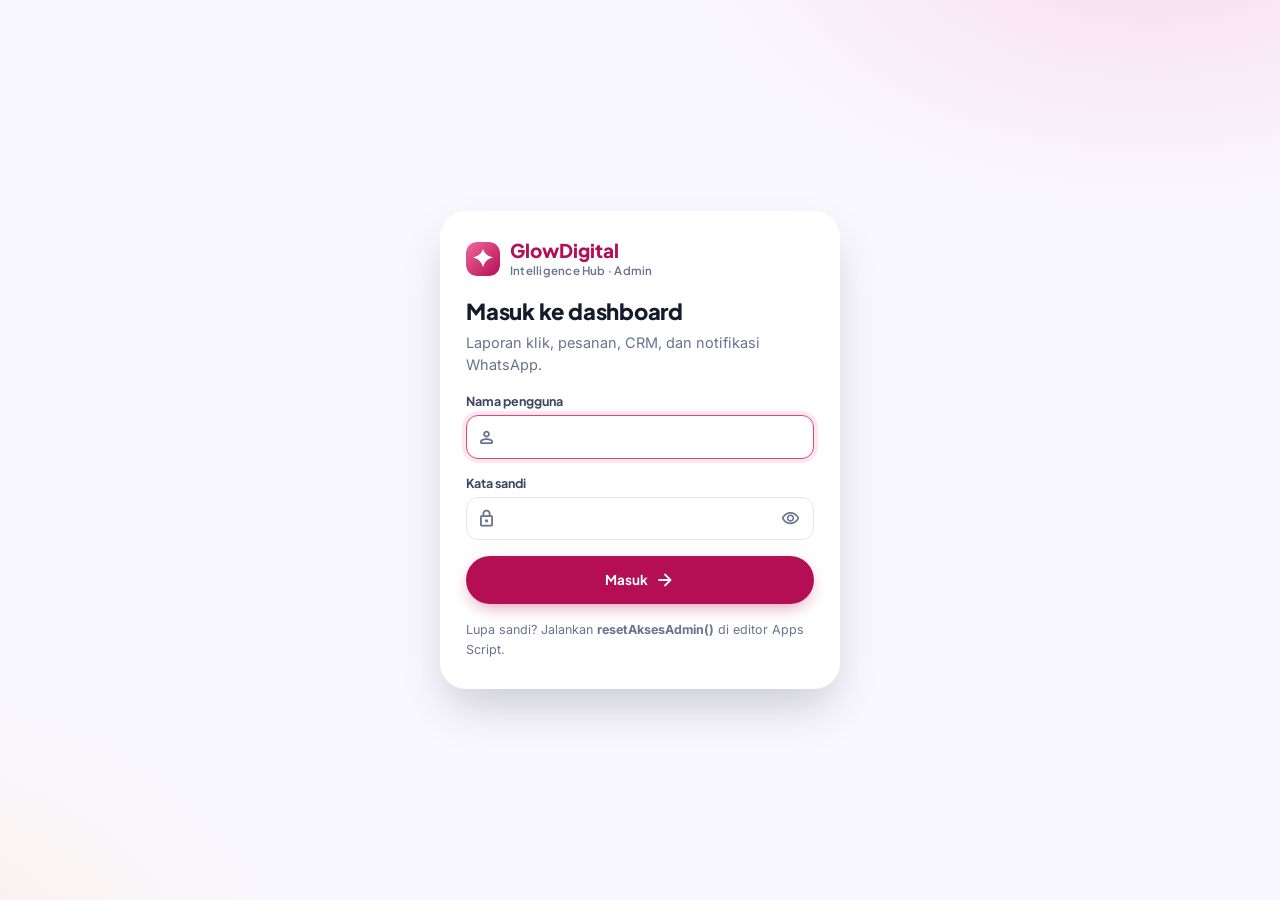
<file: admin.html>
<!doctype html>
<html lang="id">
<head>
  <meta charset="utf-8">
  <meta name="viewport" content="width=device-width, initial-scale=1, viewport-fit=cover">
  <meta name="robots" content="noindex, nofollow">
  <title>Intelligence Hub — Dashboard Admin</title>
  <meta name="theme-color" content="#b40f55">
  <link rel="icon" href="assets/favicon.svg" type="image/svg+xml">
  <link rel="preconnect" href="https://fonts.googleapis.com">
  <link rel="preconnect" href="https://fonts.gstatic.com" crossorigin>
  <link rel="preconnect" href="https://script.google.com">
  <link rel="preconnect" href="https://script.googleusercontent.com" crossorigin>
  <link rel="stylesheet" href="https://fonts.googleapis.com/css2?family=Plus+Jakarta+Sans:wght@600;700;800&family=Inter:wght@400;500;600&display=swap">
  <link rel="stylesheet" href="https://fonts.googleapis.com/css2?family=Material+Symbols+Rounded:opsz,wght,FILL,GRAD@24,500,0..1,0&display=block">
  <link rel="stylesheet" href="css/admin.css?v=1.0.0">
</head>
<body>
  <!-- LOGIN -->
  <section class="login" id="vLogin" hidden>
    <form class="login-card" id="fLogin" novalidate>
      <div class="brand"><svg viewBox="0 0 64 64" aria-hidden="true"><defs><linearGradient id="lg1" x1="0" y1="0" x2="1" y2="1"><stop offset="0" stop-color="#f0679a"/><stop offset="1" stop-color="#b40f55"/></linearGradient></defs><rect width="64" height="64" rx="18" fill="url(#lg1)"/><path d="M32 13c3 9 9 14 19 16-10 2-16 8-19 18-3-10-9-16-19-18 10-2 16-7 19-16z" fill="#fff"/></svg><div><span data-brand>GlowDigital</span><small>Intelligence Hub · Admin</small></div></div>
      <div><h1 style="font-size:22px;font-weight:800">Masuk ke dashboard</h1><p class="muted" style="margin:4px 0 0">Laporan klik, pesanan, CRM, dan notifikasi WhatsApp.</p></div>
      <div class="banner warn" id="loginPesan" hidden role="alert"><span class="ik"><span class="ms">info</span></span><div><b id="loginPesanT"></b></div></div>
      <div class="fld"><label for="lUser">Nama pengguna</label><div class="inp-ikon"><span class="ms">person</span><input class="inp" id="lUser" autocomplete="username" required autocapitalize="none" spellcheck="false"></div></div>
      <div class="fld"><label for="lPass">Kata sandi</label><div class="inp-ikon"><span class="ms">lock</span><input class="inp" id="lPass" type="password" autocomplete="current-password" required style="padding-right:44px"><button type="button" id="lLihat" aria-label="Tampilkan sandi" style="position:absolute;right:8px;top:50%;transform:translateY(-50%);width:32px;height:32px;display:grid;place-items:center;color:var(--muted)"><span class="ms" style="position:static;transform:none">visibility</span></button></div></div>
      <button class="btn btn-p" type="submit" id="lBtn" style="min-height:48px"><span>Masuk</span><span class="ms">arrow_forward</span></button>
      <p class="muted" style="margin:0;font-size:12.5px" id="loginInfo">Lupa sandi? Jalankan <b>resetAksesAdmin()</b> di editor Apps Script.</p>
    </form>
  </section>

  <!-- APLIKASI -->
  <div class="app" id="vApp" hidden>
    <aside class="side" id="side" aria-label="Navigasi admin">
      <div class="brand"><svg viewBox="0 0 64 64" aria-hidden="true"><defs><linearGradient id="lg2" x1="0" y1="0" x2="1" y2="1"><stop offset="0" stop-color="#f0679a"/><stop offset="1" stop-color="#b40f55"/></linearGradient></defs><rect width="64" height="64" rx="18" fill="url(#lg2)"/><path d="M32 13c3 9 9 14 19 16-10 2-16 8-19 18-3-10-9-16-19-18 10-2 16-7 19-16z" fill="#fff"/></svg><div><span data-brand>GlowDigital</span><small>Intelligence Hub</small></div></div>
      <nav id="nav">
        <span class="lbl">Analitik</span>
        <a href="#laporan" data-p="laporan"><span class="ms">insights</span>Laporan Klik</a>
        <a href="#kampanye" data-p="kampanye"><span class="ms">campaign</span>Link Kampanye</a>
        <a href="#pesanan" data-p="pesanan"><span class="ms">shopping_cart</span>Pesanan<span class="badge" id="bBaru" hidden></span></a>
        <span class="lbl">Pelanggan</span>
        <a href="#crm" data-p="crm"><span class="ms">group</span>CRM Kontak</a>
        <a href="#wa" data-p="wa"><span class="ms">forum</span>WhatsApp & Notifikasi</a>
        <span class="lbl">Sistem</span>
        <a href="#konten" data-p="konten"><span class="ms">edit_note</span>Konten & Cache</a>
        <a href="#migrasi" data-p="migrasi"><span class="ms">sync_alt</span>Import & Migrasi</a>
        <a href="#pengaturan" data-p="pengaturan"><span class="ms">settings</span>Pengaturan & Keamanan</a>
      </nav>
      <div class="side-foot"><a href="./" target="_blank" rel="noopener"><span class="ms">storefront</span>Lihat Landing Page</a></div>
    </aside>
    <div class="scrim" id="scrim"></div>
    <div class="main">
      <header class="top">
        <button class="ham" id="ham" aria-label="Buka menu" aria-controls="side" aria-expanded="false"><span class="ms">menu</span></button>
        <h1 id="judul">Laporan Klik</h1>
        <span class="sp"></span>
        <button class="btn btn-n btn-s" id="btnSegar" title="Ambil data terbaru dari Google Sheets"><span class="ms">refresh</span><span class="sr">Segarkan</span></button>
        <div class="akun">
          <button id="akunBtn" aria-haspopup="true" aria-expanded="false"><span id="akunNama">admin</span><span class="av"><span class="ms">person</span></span></button>
          <div class="menu" id="akunMenu" hidden>
            <a href="#pengaturan"><span class="ms">key</span>Ganti sandi</a>
            <button type="button" id="btnLogout"><span class="ms">logout</span>Keluar</button>
          </div>
        </div>
      </header>
      <main class="page" id="page" tabindex="-1"></main>
    </div>
  </div>

  <div class="toast" id="toast" role="status" aria-live="polite"></div>
  <div id="lapisan"></div>

  <script src="js/config.js?v=1.0.0"></script>
  <script src="js/api.js?v=1.0.0"></script>
  <script src="js/admin.js?v=1.0.0" defer></script>
</body>
</html>
</file>
<file: css/admin.css>
/* ==========================================================================
   GlowDigital — Dashboard Admin (Intelligence Hub)
   ========================================================================== */
:root {
  color-scheme: light;
  --pk: #b40f55; --pk2: #d6316d; --pk3: #E8407A; --pk-soft: #FDE8EF; --sec: #f2dde4;
  --ink: #151b2a; --ink2: #2a3040; --muted: #68738D; --line: #eceef6; --line-pk: #F7D6E3;
  --bg: #faf8ff; --side: #f2f3ff; --card: #fff; --hover: #f5f6fd;
  --ok: #0E9F6E; --ok-bg: #E7F8F1; --warn: #B45309; --warn-bg: #FFF4E6; --err: #ba1a1a; --err-bg: #ffdad6; --info: #3754c9; --info-bg: #e9edff;
  --amber: #D97706;
  --sh1: 0 1px 2px rgba(30, 36, 51, .04), 0 2px 10px rgba(30, 36, 51, .04);
  --sh2: 0 12px 28px -6px rgba(30, 36, 51, .14);
  --sh3: 0 24px 48px -8px rgba(30, 36, 51, .22);
  --fh: 'Plus Jakarta Sans', system-ui, -apple-system, 'Segoe UI', sans-serif;
  --fb: 'Inter', system-ui, -apple-system, 'Segoe UI', sans-serif;
  --side-w: 256px; --top: 68px; --r: 18px;
}
*, *::before, *::after { box-sizing: border-box; }
html { -webkit-text-size-adjust: 100%; }
body { margin: 0; font: 400 14.5px/1.55 var(--fb); color: var(--ink); background: var(--bg); -webkit-font-smoothing: antialiased; }
a { color: inherit; text-decoration: none; }
button, input, select, textarea { font: inherit; color: inherit; }
button { cursor: pointer; background: none; border: 0; padding: 0; }
h1, h2, h3, h4 { font-family: var(--fh); margin: 0; letter-spacing: -.01em; }
:focus-visible { outline: 3px solid rgba(232, 64, 122, .55); outline-offset: 2px; border-radius: 8px; }
.ms { font-family: 'Material Symbols Rounded'; font-weight: normal; font-style: normal; font-size: 20px; line-height: 1; display: inline-block; white-space: nowrap; -webkit-font-feature-settings: 'liga'; font-feature-settings: 'liga'; font-variation-settings: 'FILL' 0, 'wght' 500, 'GRAD' 0, 'opsz' 24; flex-shrink: 0; user-select: none; }
.ms.fill { font-variation-settings: 'FILL' 1, 'wght' 500, 'GRAD' 0, 'opsz' 24; }
.sr { position: absolute !important; width: 1px; height: 1px; overflow: hidden; clip: rect(0 0 0 0); }
.muted { color: var(--muted); }
.mono { font-family: ui-monospace, SFMono-Regular, Menlo, Consolas, monospace; font-size: 13px; }
.num { font-variant-numeric: tabular-nums; }
[hidden] { display: none !important; }

/* ---------- login ---------- */
.login { min-height: 100dvh; display: grid; place-items: center; padding: 20px; background: radial-gradient(800px 500px at 90% -10%, rgba(232, 64, 122, .16), transparent 60%), radial-gradient(700px 500px at -10% 110%, rgba(255, 185, 85, .16), transparent 60%), var(--bg); }
.login-card { width: 100%; max-width: 400px; background: #fff; border-radius: 26px; padding: 30px 26px; box-shadow: var(--sh3); display: grid; gap: 16px; }
.brand { display: flex; align-items: center; gap: 10px; font: 800 19px/1 var(--fh); color: var(--pk); }
.brand svg { width: 34px; height: 34px; border-radius: 11px; }
.brand small { display: block; font: 600 11.5px var(--fh); color: var(--muted); letter-spacing: .02em; margin-top: 3px; }

/* ---------- kerangka app ---------- */
.app { min-height: 100dvh; }
.side { position: fixed; inset: 0 auto 0 0; width: var(--side-w); background: var(--side); display: flex; flex-direction: column; padding: 18px 12px; z-index: 50; transform: translateX(-100%); transition: transform .3s cubic-bezier(.2, .8, .2, 1); box-shadow: 0 1px 8px rgba(0, 0, 0, .04); }
.side.buka { transform: none; box-shadow: var(--sh3); }
.side .brand { padding: 2px 10px 18px; }
.side nav { display: grid; gap: 2px; flex: 1; overflow-y: auto; align-content: start; }
.side nav a { display: flex; align-items: center; gap: 12px; padding: 10px 12px; border-radius: 12px; font: 600 14px var(--fh); color: #594045; transition: background .2s, color .2s; position: relative; }
.side nav a:hover { background: #e2e8fc; color: var(--ink); }
.side nav a.aktif { background: var(--pk2); color: #fff; box-shadow: 0 6px 16px -6px rgba(214, 49, 109, .6); }
.side nav .lbl { padding: 14px 12px 6px; font: 800 10.5px var(--fh); letter-spacing: .12em; text-transform: uppercase; color: #9aa1b8; }
.side nav .badge { margin-left: auto; min-width: 20px; padding: 2px 6px; border-radius: 99px; background: var(--pk3); color: #fff; font: 800 10.5px var(--fh); text-align: center; }
.side nav a.aktif .badge { background: #fff; color: var(--pk); }
.side-foot { padding-top: 12px; display: grid; gap: 8px; }
.side-foot a { display: flex; align-items: center; justify-content: center; gap: 8px; padding: 10px; border-radius: 99px; background: var(--sec); font: 700 13.5px var(--fh); color: #23181d; }
.side-foot a:hover { background: #e8ccd6; }
.scrim { position: fixed; inset: 0; background: rgba(21, 27, 42, .4); z-index: 45; opacity: 0; pointer-events: none; transition: opacity .3s; }
.scrim.on { opacity: 1; pointer-events: auto; }
.main { min-width: 0; }
.top { position: sticky; top: 0; z-index: 40; height: var(--top); display: flex; align-items: center; gap: 12px; padding: 0 16px; background: rgba(250, 248, 255, .86); -webkit-backdrop-filter: blur(14px); backdrop-filter: blur(14px); box-shadow: 0 1px 8px rgba(0, 0, 0, .04); }
.top h1 { font-size: 17px; font-weight: 800; white-space: nowrap; overflow: hidden; text-overflow: ellipsis; }
.top .sp { flex: 1; }
.ham { width: 40px; height: 40px; border-radius: 12px; display: grid; place-items: center; background: #fff; box-shadow: var(--sh1); }
.akun { position: relative; }
.akun > button { display: flex; align-items: center; gap: 8px; padding: 4px 4px 4px 12px; border-radius: 99px; background: #fff; box-shadow: var(--sh1); font: 700 13px var(--fh); }
.akun .av { width: 32px; height: 32px; border-radius: 50%; background: var(--pk); color: #fff; display: grid; place-items: center; }
.menu { position: absolute; right: 0; top: calc(100% + 8px); min-width: 220px; background: #fff; border-radius: 16px; box-shadow: var(--sh3); padding: 6px; display: grid; z-index: 60; }
.menu button, .menu a { display: flex; align-items: center; gap: 10px; padding: 10px 12px; border-radius: 10px; font: 600 13.5px var(--fh); text-align: left; }
.menu button:hover, .menu a:hover { background: var(--hover); }
.page { padding: 18px 16px 60px; max-width: 1320px; margin: 0 auto; display: grid; gap: 18px; }
@media (min-width: 1024px) {
  .side { transform: none; }
  .main { margin-left: var(--side-w); }
  .ham { display: none; }
  .top { padding: 0 28px; }
  .page { padding: 24px 28px 70px; gap: 22px; }
  .scrim { display: none; }
}

/* ---------- komponen dasar ---------- */
.card { background: var(--card); border-radius: var(--r); box-shadow: var(--sh1); padding: 20px; min-width: 0; }
.card-h { display: flex; flex-wrap: wrap; align-items: flex-start; justify-content: space-between; gap: 12px; margin-bottom: 16px; }
.card-h h2 { font-size: 17px; font-weight: 800; }
.card-h p { margin: 2px 0 0; color: var(--muted); font-size: 13px; }
.eyebrow { font: 800 11px var(--fh); letter-spacing: .1em; text-transform: uppercase; color: var(--pk); }
.hero-card { display: flex; flex-wrap: wrap; align-items: center; justify-content: space-between; gap: 14px; }
.hero-card h2 { font-size: clamp(20px, 3vw, 24px); font-weight: 800; letter-spacing: -.02em; }
.grid { display: grid; gap: 18px; }
.g2 { grid-template-columns: 1fr; } .g3 { grid-template-columns: 1fr; } .g4 { grid-template-columns: 1fr; }
@media (min-width: 480px) { .g4 { grid-template-columns: 1fr 1fr; } }
@media (min-width: 720px) { .g2 { grid-template-columns: 1fr 1fr; } .g3 { grid-template-columns: repeat(3, 1fr); } }
@media (min-width: 1100px) { .g4 { grid-template-columns: repeat(4, 1fr); } .g-7-5 { grid-template-columns: 7fr 5fr; } .g-5-7 { grid-template-columns: 5fr 7fr; } }
.row { display: flex; flex-wrap: wrap; align-items: center; gap: 10px; }
.row.sb { justify-content: space-between; }
.stack { display: grid; gap: 12px; }

.btn { display: inline-flex; align-items: center; justify-content: center; gap: 7px; min-height: 40px; padding: 8px 16px; border-radius: 99px; font: 700 13.5px/1.2 var(--fh); white-space: nowrap; transition: transform .15s, background .2s, box-shadow .2s, opacity .2s; }
.btn:active { transform: scale(.97); }
.btn-p { background: var(--pk); color: #fff; box-shadow: 0 6px 18px -6px rgba(180, 15, 85, .55); }
.btn-p:hover { background: var(--pk2); }
.btn-g { background: #fff; color: var(--pk); box-shadow: inset 0 0 0 1.5px var(--line-pk); }
.btn-g:hover { background: var(--pk-soft); }
.btn-n { background: #fff; color: var(--ink); box-shadow: inset 0 0 0 1.5px var(--line); }
.btn-n:hover { background: var(--hover); }
.btn-ok { background: var(--ok); color: #fff; }
.btn-err { background: #fff; color: var(--err); box-shadow: inset 0 0 0 1.5px #f3c1bb; }
.btn-err:hover { background: var(--err-bg); }
.btn-s { min-height: 32px; padding: 5px 12px; font-size: 12.5px; }
.btn-i { width: 36px; min-height: 36px; padding: 0; }
.btn[disabled] { opacity: .55; pointer-events: none; }
.spin { width: 16px; height: 16px; border: 2.5px solid currentColor; border-right-color: transparent; border-radius: 50%; animation: putar .7s linear infinite; display: inline-block; }
@keyframes putar { to { transform: rotate(360deg); } }
.putar { animation: putar .8s linear infinite; }

.chip { display: inline-flex; align-items: center; gap: 5px; padding: 3px 10px; border-radius: 99px; font: 700 11.5px/1.5 var(--fh); white-space: nowrap; background: #f0f2f8; color: #4b5470; }
.chip i { width: 6px; height: 6px; border-radius: 50%; background: currentColor; }
.c-ok { background: var(--ok-bg); color: var(--ok); } .c-warn { background: var(--warn-bg); color: var(--warn); } .c-err { background: var(--err-bg); color: var(--err); }
.c-pk { background: var(--pk-soft); color: var(--pk); } .c-info { background: var(--info-bg); color: var(--info); } .c-mut { background: #eef0f5; color: var(--muted); }

.seg { display: inline-flex; padding: 4px; border-radius: 99px; background: var(--side); gap: 2px; flex-wrap: wrap; }
.seg button { padding: 7px 14px; border-radius: 99px; font: 700 13px var(--fh); color: var(--muted); transition: background .2s, color .2s, box-shadow .2s; }
.seg button[aria-pressed="true"] { background: #fff; color: var(--pk); box-shadow: var(--sh1); }
.tabs { display: flex; gap: 4px; border-bottom: 1px solid var(--line); overflow-x: auto; scrollbar-width: none; }
.tabs button { padding: 12px 14px; font: 700 14px var(--fh); color: var(--muted); border-bottom: 3px solid transparent; white-space: nowrap; display: inline-flex; gap: 8px; align-items: center; }
.tabs button[aria-selected="true"] { color: var(--pk); border-bottom-color: var(--pk); }

.fld { display: grid; gap: 6px; }
.fld > label, .lbl-f { font: 700 12.5px var(--fh); color: #3c4560; }
.fld small, .hint { font-size: 12px; color: var(--muted); }
.inp, .sel, .ta { width: 100%; padding: 10px 12px; border-radius: 12px; border: 1.5px solid #e3e6f0; background: #fff; font-size: 14px; transition: border-color .2s, box-shadow .2s; }
.inp:focus, .sel:focus, .ta:focus { outline: none; border-color: var(--pk3); box-shadow: 0 0 0 4px rgba(232, 64, 122, .12); }
.ta { min-height: 120px; resize: vertical; line-height: 1.5; }
.inp-ikon { position: relative; }
.inp-ikon .ms { position: absolute; left: 11px; top: 50%; transform: translateY(-50%); color: var(--muted); font-size: 19px; }
.inp-ikon .inp { padding-left: 38px; }
.sw { position: relative; display: inline-flex; align-items: center; gap: 10px; cursor: pointer; font: 600 13.5px var(--fh); }
.sw input { position: absolute; opacity: 0; width: 1px; height: 1px; }
.sw .tr { width: 44px; height: 26px; border-radius: 99px; background: #d5d9e6; position: relative; transition: background .2s; flex-shrink: 0; }
.sw .tr::after { content: ''; position: absolute; left: 3px; top: 3px; width: 20px; height: 20px; border-radius: 50%; background: #fff; box-shadow: 0 1px 3px rgba(0, 0, 0, .2); transition: transform .2s; }
.sw input:checked + .tr { background: var(--ok); }
.sw input:checked + .tr::after { transform: translateX(18px); }
.sw input:focus-visible + .tr { outline: 3px solid rgba(232, 64, 122, .5); outline-offset: 2px; }
.sw input:disabled + .tr { opacity: .45; }
.sw.besar .tr { width: 56px; height: 32px; } .sw.besar .tr::after { width: 26px; height: 26px; } .sw.besar input:checked + .tr::after { transform: translateX(24px); }
.cek { display: inline-flex; align-items: center; gap: 8px; cursor: pointer; }
.cek input { accent-color: var(--pk); width: 17px; height: 17px; }

/* ---------- KPI ---------- */
.kpi { position: relative; overflow: hidden; display: flex; flex-direction: column; justify-content: space-between; gap: 14px; transition: box-shadow .25s, transform .25s; }
.kpi:hover { box-shadow: var(--sh2); transform: translateY(-2px); }
.kpi-h { display: flex; justify-content: space-between; gap: 10px; align-items: flex-start; }
.kpi-h small { display: block; font: 800 10.5px var(--fh); letter-spacing: .1em; text-transform: uppercase; color: var(--muted); }
.kpi-h h3 { font: 700 14px/1.35 var(--fh); margin-top: 4px; }
.kpi-ik { width: 42px; height: 42px; border-radius: 50%; display: grid; place-items: center; background: var(--sec); color: var(--pk); flex-shrink: 0; transition: transform .3s; }
.kpi:hover .kpi-ik { transform: scale(1.1) rotate(-6deg); }
.kpi-ik.amber { background: var(--warn-bg); color: var(--amber); } .kpi-ik.ok { background: var(--ok-bg); color: var(--ok); }
.kpi-v { display: flex; align-items: baseline; gap: 6px; flex-wrap: wrap; }
.kpi-v b { font: 800 clamp(28px, 4vw, 38px)/1 var(--fh); letter-spacing: -.03em; font-variant-numeric: tabular-nums; }
.kpi-v span { font: 600 13px var(--fh); color: var(--muted); }
.kpi-v .rp { font: 800 15px var(--fh); color: var(--pk); }
.delta { display: flex; align-items: center; gap: 4px; flex-wrap: wrap; font: 700 12.5px var(--fh); }
.delta.naik { color: var(--ok); } .delta.turun { color: var(--err); } .delta.datar { color: var(--muted); }
.delta .muted { font: 500 12.5px var(--fb); }
.mini-kpi { padding: 14px 16px; cursor: pointer; text-align: left; display: grid; gap: 4px; border: 1.5px solid transparent; }
.mini-kpi b { font: 800 24px/1.1 var(--fh); font-variant-numeric: tabular-nums; }
.mini-kpi > span { font: 600 12.5px var(--fh); color: var(--muted); display: flex; align-items: center; gap: 6px; }
.mini-kpi > span .ms { font-size: 17px; }
.mini-kpi[aria-pressed="true"] { border-color: var(--pk3); background: #fff7fa; }
.kpi6 { display: grid; gap: 12px; grid-template-columns: repeat(2, 1fr); }
@media (min-width: 720px) { .kpi6 { grid-template-columns: repeat(3, 1fr); } }
@media (min-width: 1200px) { .kpi6 { grid-template-columns: repeat(6, 1fr); } }

/* ---------- grafik ---------- */
.chart { position: relative; }
.chart svg { display: block; width: 100%; height: auto; overflow: visible; }
.chart .grid-l { stroke: #f2dde4; stroke-dasharray: 4 4; }
.chart .base-l { stroke: #e6d0d8; }
.chart .ax { font: 600 11px var(--fh); fill: #7b8399; }
.chart .ax.hari-ini { fill: var(--pk); font-weight: 800; }
.chart .hit { fill: transparent; cursor: crosshair; }
.tip { position: absolute; z-index: 5; pointer-events: none; background: var(--ink2); color: #fff; border-radius: 12px; padding: 8px 12px; font: 600 12.5px/1.45 var(--fh); box-shadow: var(--sh2); white-space: nowrap; transform: translate(-50%, calc(-100% - 12px)); opacity: 0; transition: opacity .15s; }
.tip.on { opacity: 1; }
.tip b { font-weight: 800; }
.tip i { display: inline-block; width: 8px; height: 8px; border-radius: 50%; margin-right: 6px; vertical-align: 1px; }
.legend { display: inline-flex; align-items: center; gap: 6px; padding: 4px 10px; border-radius: 99px; background: var(--sec); color: var(--pk); font: 700 11.5px var(--fh); }
.legend i { width: 8px; height: 8px; border-radius: 50%; background: var(--pk); }
.bars { display: grid; gap: 14px; }
.bar-r { display: grid; gap: 6px; }
.bar-r .row { justify-content: space-between; gap: 8px; flex-wrap: nowrap; }
.bar-r .nm { font: 600 13.5px var(--fh); display: flex; align-items: center; gap: 8px; min-width: 0; }
.bar-r .nm span { overflow: hidden; text-overflow: ellipsis; white-space: nowrap; }
.bar-r .v { font: 800 13.5px var(--fh); font-variant-numeric: tabular-nums; }
.bar-r .p { font: 600 11.5px var(--fh); color: var(--muted); width: 46px; text-align: right; font-variant-numeric: tabular-nums; }
.trk { height: 10px; border-radius: 99px; background: var(--side); overflow: hidden; }
.trk i { display: block; height: 100%; border-radius: 99px; background: var(--pk); transform-origin: left; animation: tumbuh .9s cubic-bezier(.2, .8, .2, 1) both; }
.bar-r:nth-child(2) .trk i { background: var(--pk2); } .bar-r:nth-child(n+3) .trk i { background: #d9577f; }
@keyframes tumbuh { from { transform: scaleX(0); } }
.split { display: flex; height: 12px; border-radius: 99px; overflow: hidden; gap: 2px; background: #fff; }
.split i { display: block; height: 100%; }

/* ---------- tabel ---------- */
.tbl-wrap { overflow-x: auto; margin: 0 -20px; -webkit-overflow-scrolling: touch; }
.tbl { width: 100%; border-collapse: collapse; min-width: 640px; }
.tbl th { text-align: left; padding: 12px 14px; background: rgba(242, 221, 228, .5); font: 800 11px var(--fh); letter-spacing: .08em; text-transform: uppercase; color: #706066; white-space: nowrap; position: sticky; top: 0; }
.tbl th:first-child, .tbl td:first-child { padding-left: 20px; } .tbl th:last-child, .tbl td:last-child { padding-right: 20px; }
.tbl td { padding: 12px 14px; border-bottom: 1px solid #f3f0f6; vertical-align: middle; }
.tbl tbody tr { transition: background .15s; }
.tbl tbody tr:hover { background: #faf9ff; }
.tbl tr.terpilih { background: #fff6f9; }
.tbl tr.masalah td:first-child { box-shadow: inset 3px 0 0 #f5b041; }
.tbl .t1 { font: 700 13.5px var(--fh); display: block; }
.tbl .t2 { font-size: 12.5px; color: var(--muted); display: block; }
.tbl .ac { text-align: right; white-space: nowrap; }
.pg { display: flex; flex-wrap: wrap; align-items: center; justify-content: space-between; gap: 12px; padding-top: 14px; font-size: 13px; color: var(--muted); }
.pg .row { gap: 4px; }
.pg button { width: 34px; height: 34px; border-radius: 50%; background: #fff; box-shadow: var(--sh1); font: 700 12.5px var(--fh); display: grid; place-items: center; }
.pg button[aria-current="true"] { background: var(--pk); color: #fff; }
.pg button[disabled] { opacity: .4; pointer-events: none; }
.empty { padding: 36px 16px; text-align: center; color: var(--muted); display: grid; gap: 8px; justify-items: center; }
.empty .ms { font-size: 40px; color: #d5c1c8; }
.skel { border-radius: 10px; background: linear-gradient(90deg, #f1eef6 25%, #faf8fd 37%, #f1eef6 63%); background-size: 400% 100%; animation: sk 1.3s ease infinite; }
@keyframes sk { from { background-position: 100% 50%; } to { background-position: 0 50%; } }
.ava-s { width: 34px; height: 34px; border-radius: 50%; display: grid; place-items: center; color: #fff; font: 800 12px var(--fh); flex-shrink: 0; }
.wa-b { display: inline-flex; align-items: center; gap: 3px; padding: 1px 7px; border-radius: 99px; font: 800 10.5px var(--fh); }
.wa-b.ya { background: var(--ok-bg); color: var(--ok); } .wa-b.tidak { background: var(--err-bg); color: var(--err); } .wa-b.belum { background: #eef0f5; color: var(--muted); }

/* ---------- bar aksi massal ---------- */
.massal { position: sticky; bottom: 14px; z-index: 30; display: flex; flex-wrap: wrap; gap: 8px; align-items: center; padding: 10px 14px; border-radius: 18px; background: var(--ink2); color: #fff; box-shadow: var(--sh3); }
.massal .btn { background: rgba(255, 255, 255, .1); color: #fff; box-shadow: none; }
.massal .btn:hover { background: rgba(255, 255, 255, .2); }

/* ---------- banner, toast, modal, drawer ---------- */
.banner { display: flex; align-items: center; justify-content: space-between; gap: 12px; padding: 12px 16px; border-radius: 14px; background: var(--side); box-shadow: var(--sh1); animation: turun .4s both; }
.banner .ik { width: 34px; height: 34px; border-radius: 50%; display: grid; place-items: center; background: var(--ok-bg); color: var(--ok); flex-shrink: 0; }
.banner.warn .ik { background: var(--warn-bg); color: var(--warn); }
.banner b { font: 700 13.5px var(--fh); display: block; }
.banner small { color: var(--muted); }
@keyframes turun { from { opacity: 0; transform: translateY(-8px); } }
.toast { position: fixed; left: 50%; bottom: 22px; z-index: 100; transform: translate(-50%, 16px); opacity: 0; pointer-events: none; padding: 12px 18px; border-radius: 14px; background: var(--ink2); color: #fff; font: 600 13.5px var(--fh); box-shadow: var(--sh3); transition: .25s; max-width: calc(100% - 32px); display: flex; gap: 8px; align-items: center; }
.toast.on { opacity: 1; transform: translate(-50%, 0); }
.toast.err { background: var(--err); }
.modal { position: fixed; inset: 0; z-index: 90; display: grid; place-items: center; padding: 16px; background: rgba(21, 27, 42, .5); -webkit-backdrop-filter: blur(4px); backdrop-filter: blur(4px); }
.modal-c { width: 100%; max-width: 560px; max-height: calc(100dvh - 32px); overflow: auto; background: #fff; border-radius: 22px; box-shadow: var(--sh3); padding: 22px; animation: naik .3s cubic-bezier(.2, .9, .3, 1.1) both; }
.modal-c.lebar { max-width: 860px; }
@keyframes naik { from { opacity: 0; transform: translateY(16px) scale(.98); } }
.drawer { position: fixed; inset: 0 0 0 auto; width: min(480px, 100%); z-index: 85; background: #fff; box-shadow: var(--sh3); display: flex; flex-direction: column; animation: geser .3s cubic-bezier(.2, .8, .2, 1) both; }
@keyframes geser { from { transform: translateX(100%); } }
.drawer-h { display: flex; align-items: center; gap: 12px; padding: 16px 18px; border-bottom: 1px solid var(--line); }
.drawer-b { flex: 1; overflow: auto; padding: 18px; display: grid; gap: 16px; align-content: start; }
.tl { display: grid; gap: 0; }
.tl-i { display: grid; grid-template-columns: 28px 1fr; gap: 10px; padding-bottom: 14px; position: relative; }
.tl-i::before { content: ''; position: absolute; left: 13px; top: 28px; bottom: 0; width: 2px; background: var(--line); }
.tl-i:last-child::before { display: none; }
.tl-d { width: 28px; height: 28px; border-radius: 50%; display: grid; place-items: center; background: var(--side); color: var(--muted); }
.tl-d .ms { font-size: 16px; }
.tl-i small { color: var(--muted); font-size: 12px; }

/* WA bubble preview */
.wa-prev { padding: 14px; border-radius: 16px; background: #efeae2; min-height: 120px; }
.wa-prev .bub { max-width: 92%; margin-left: auto; padding: 10px 12px 6px; border-radius: 12px 4px 12px 12px; background: #d9fdd3; font-size: 13.5px; line-height: 1.5; white-space: pre-wrap; word-break: break-word; box-shadow: 0 1px 1px rgba(0, 0, 0, .06); }
.wa-prev .bub small { display: block; text-align: right; color: #667781; font-size: 10.5px; margin-top: 2px; }
.prog { height: 12px; border-radius: 99px; background: var(--side); overflow: hidden; }
.prog i { display: block; height: 100%; background: linear-gradient(90deg, var(--ok), #34d399); border-radius: 99px; transition: width .5s; }
.isu { display: flex; gap: 10px; align-items: flex-start; padding: 10px 12px; border-radius: 12px; font-size: 13.5px; }
.isu.error { background: var(--err-bg); color: #7a0d0d; } .isu.warning { background: var(--warn-bg); color: #7a3e04; } .isu.info { background: var(--info-bg); color: #1f3796; }
.kv { display: grid; grid-template-columns: auto 1fr; gap: 8px 16px; font-size: 13.5px; }
.kv dt { color: var(--muted); } .kv dd { margin: 0; font-weight: 600; word-break: break-all; }
.url-box { display: flex; gap: 8px; align-items: center; padding: 10px 12px; border-radius: 12px; background: var(--side); font: 500 13px ui-monospace, Menlo, monospace; word-break: break-all; }
.url-box span { flex: 1; min-width: 0; }
.preset { display: flex; flex-wrap: wrap; gap: 6px; }
.preset button { padding: 7px 12px; border-radius: 99px; box-shadow: inset 0 0 0 1.5px var(--line); font: 700 12.5px var(--fh); background: #fff; }
.preset button[aria-pressed="true"] { box-shadow: inset 0 0 0 2px var(--pk3); color: var(--pk); background: #fff7fa; }
.demo-pita { position: fixed; right: 12px; bottom: 12px; z-index: 95; padding: 6px 12px; border-radius: 99px; background: var(--ink2); color: #fff; font: 700 11.5px var(--fh); box-shadow: var(--sh2); }
@media (prefers-reduced-motion: reduce) { *, *::before, *::after { animation-duration: .001ms !important; transition-duration: .001ms !important; } }
</file>
